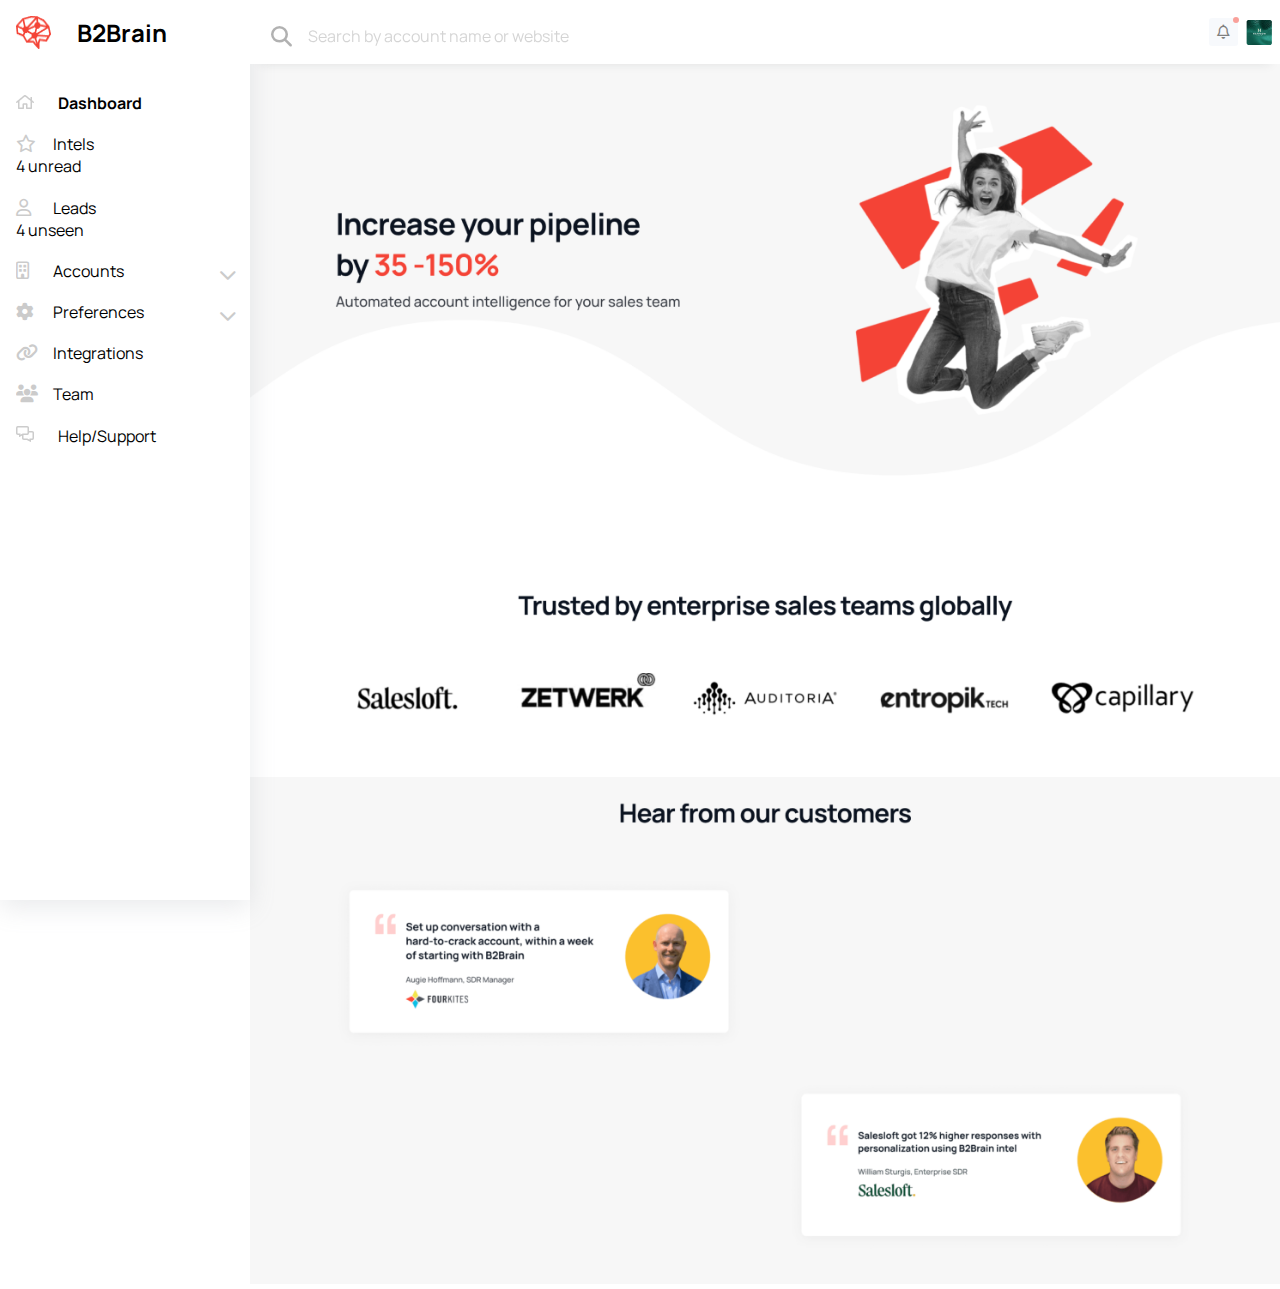
<file: index.html>
<!DOCTYPE html>
<html lang="en">

<head>
  <meta charset="UTF-8" />
  <meta http-equiv="X-UA-Compatible" content="IE=edge" />
  <meta name="viewport" content="width=device-width, initial-scale=1.0" />
  <title>B2Brain Dashboard</title>
  <!--CSS Style Sheet-->
  <link rel="stylesheet" href="./style.css" />
  <link rel="icon" type="image/x-icon" href="./Assests/B2Brain.png">
  <!--Font Awesome CDN Link-->
  <link rel="stylesheet" href="https://cdnjs.cloudflare.com/ajax/libs/font-awesome/6.2.0/css/all.min.css" />
</head>

<body>
  <main class="content">
    <!--Dashboard-->
    <section class="side_container">
      <div class="container">
        <div class="branding">
          <img src="./Assests/B2Brain.png" alt="logo" class="logo" />
          <h1 class="logo_branding">B2Brain</h1>
        </div>
        <div class="container_links">
          <ul id="links">
            <li><img src="./Assests/home.png" alt="home"></i>
              <a href="#" class="active dashboard">Dashboard</a>
            </li>
            <li class="intels_badges"><i class="fa-regular fa-star"></i>
              <a href="#">Intels</a>
              <p>4 unread</p>
            </li>
            <li class="leads_badges"><i class="fa-regular fa-user"></i>
              <a href="#">Leads</a>
              <p>4 unseen</p>
            </li>
            <li><i class="fa-regular fa-building"></i>
              <a href="#" class="account_collapase">Accounts
              <i class="fa-solid fa-chevron-down account_arrow"></i></a>
              <ul class="dropdown account_wrapper">
                <li><a href="#">Manage all</a></li>
                <li><a href="#">Track new accounts</a></li>
                <li><a href="#">Bulk Import</a></li>
              </ul>
            </li>
            <li><i class="fa-solid fa-gear"></i>
              <a href="#" class="preference_collapase">Preferences
              <i class="fa-solid fa-chevron-down preference_arrow"></i></a>
              <ul class="dropdown preference_wrapper">
                <li><a href="#">Product Focus</a></li>
                <li><a href="#">Intel Preferences</a></li>
                <li><a href="#">Lead Person</a></li>
              </ul>
            </li>
            <li><i class="fa-solid fa-link"></i></i>
              <a href="#">Integrations</a>
            </li>
            <li><i class="fa-solid fa-users"></i></i>
              <a href="#">Team</a>
            </li>
            <li><img src="./Assests/comments-alt.png" alt="help"></i>
              <a href="#" class="help">Help/Support</a>
            </li>
          </ul>
        </div>
      </div>
    </section>
    <section class="wrapper">
      <!--SearchBar-->
      <div class="searchbar">
      <div class="searchBar_content">
        <div class="searchbar_left">
          <i class="fa-solid fa-magnifying-glass searchIcon"></i>
          <input type="search" placeholder="Search by account name or website" id="search">
        </div>
        <div class="searchBar_right">
          <i class="fa-regular fa-bell"></i>
          <img src="./Assests/Logo.png" alt="userImg" class="userImg">
        </div>
      </div>
    </div>
      <!-- hero content -->
      <div class="hero_img">
        <img src="./Assests/hero-image.png" alt="heroimg" class="img1">
        <img src="./Assests/hero-image2.png" alt="heroimg2" class="img2">
        <img src="./Assests/hero-image3.png" alt="heroimg3" class="img3">
      </div>
      <div class="user_wrapper">
        <div class="user_container">
         <h1>Similar accounts</h1>
         <div class="user_section">
        </div>
        </div>
        <div class="userOption">
          <h1>Quick Actions</h1>
          <ul>
            <li>Track new account</li>
            <li>Bulk track accounts</li>
            <li>Manage accounts</li>
          </ul>
        </div>
      </div>
    </section>
  </main>
  <!--=============Script File============-->
  <script src="./script.js"></script>
</body>

</html>
</file>
<file: style.css>
@import url("https://fonts.googleapis.com/css2?family=Manrope:wght@400;700&display=swap");

/*===========Basic Styling==========*/

:root {
  --primary: #ffffff;
  --secondary: #000000;
  --header: 4rem;
}
* {
  margin: 0;
  padding: 0;
  box-sizing: border-box;
  list-style: none;
  text-decoration: none;
  outline: none;
  color: var(--secondary);
  font-family: "Manrope", sans-serif;
}
html {
  scroll-behavior: smooth;
}
main {
  display: flex;
}
.account_wrapper,
.preference_wrapper {
  display: none;
}
.hidden {
  display: none !important;
  transition: all;
}
.block {
  display: block;
  transition: all;
}

/* Scrollbar Styling */
::-webkit-scrollbar {
  width: 10px;
}

::-webkit-scrollbar-track {
  background-color: #ebebeb;
  -webkit-border-radius: 10px;
  border-radius: 10px;
}

::-webkit-scrollbar-thumb {
  -webkit-border-radius: 10px;
  border-radius: 10px;
  background: #9f9191;
  opacity: 0.5;
}

input[type="search"]::-webkit-search-decoration,
input[type="search"]::-webkit-search-cancel-button,
input[type="search"]::-webkit-search-results-button,
input[type="search"]::-webkit-search-results-decoration {
  -webkit-appearance: none;
}
/*=============Dashboard==============*/
.side_container {
  background-color: var(--primary);
  position: fixed;
  top: 0%;
  left: 0%;
  z-index: 100;
}
.container {
  width: 250px;
  height: 100vh;
  padding: 1rem;
  box-shadow: rgba(149, 157, 165, 0.2) 0px 8px 24px;
}
.branding {
  display: flex;
}
.logo_branding {
  padding-left: 1.6rem;
  font-size: 1.5rem;
  font-weight: 700;
}
.container_links {
  margin-top: 1.5rem;
  align-items: center;
}
.container_links ul li {
  padding-top: 1.2rem;
  position: relative;
}
.container_links ul li i {
  font-size: 1.1rem;
  width: 1vw;
  opacity: 20%;
}
.container_links ul li a {
  padding-left: 1.3rem;
}
.active {
  font-weight: 700;
}
.dropdown {
  padding-left: 1rem;
  padding-bottom: 1rem;
  position: relative;
  transition: all 4s;
}
.dropdown::before {
  content: "";
  width: 91px;
  height: 1px;
  background-color: #000000;
  opacity: 20%;
  position: absolute;
  left: -38px;
  top: 56px;
  transform: rotate(90deg);
  transition:all 4s;
}
.dropdown .dropdown_menu {
  padding-top: 3rem;
}
.dropdown li {
  line-height: 0.7rem;
}
.dropdown li a {
  font-size: 0.9rem;
  opacity: 60%;
  font-weight: 400;
}
.account_arrow,
.preference_arrow {
  position: absolute;
  right: 2px;
  top: 25px;
  transform: rotate(0deg);
  transition: 0.4s ease-in-out;
}
.dropdown_rotate {
  transform: rotate(180deg);
  transition: 0.4s ease-in-out;
}

/*==============SearchBar Block==============*/

.wrapper {
  display: flex;
  flex-direction: column;
  margin-left: 250px;
}
.searchbar {
  position: fixed;
  top: 0%;
  left: 250px;
  width: calc(100% - 250px);
  z-index: 100;
}
.searchBar_content {
  display: flex;
  width: 100%;
  height: var(--header);
  justify-content: space-between;
  align-items: center;
  padding: 0 0.5rem 0 1.3rem;
  background-color: white;
  box-shadow: rgba(33, 35, 38, 0.1) 0px 10px 10px -10px;
}

.searchbar_left {
  width: 50%;
  height: 80%;
  display: flex;
  justify-content: center;
  align-items: center;
  padding-top: 0.5rem;
}
.searchbar_left input {
  width: 100%;
  height: 100%;
  background: transparent;
  border: none;
}
.searchbar_left input[type="search"] {
  font-family: "Manrope", sans-serif;
  font-size: 1rem;
  opacity: 0.3;
  padding-left: 1rem;
}
.searchbar_left i {
  font-size: 1.3rem;
  opacity: 0.3;
  transition: 2s ease-in-out;
  cursor: pointer;
}
.fa-messages:before {
  content: "\f4b6";
}

.searchBar_right {
  display: flex;
  align-items: center;
}

.searchBar_right i {
  display: flex;
  justify-content: center;
  align-items: center;
  background-color: #eff3f9;
  opacity: 0.5;
  font-size: 0.9rem;
  padding: 0.4rem 0.5rem;
  position: relative;
  border-radius: 3px;
  cursor: pointer;
}
.searchBar_right i::after {
  content: "";
  background-color: #f44336;
  width: 6px;
  height: 6px;
  border-radius: 50%;
  position: absolute;
  top: -7%;
  right: -4%;
}
.userImg {
  padding-left: 0.5rem;
  cursor: pointer;
}
.hero_img {
  width: 100%;
  height: 100vh;
  margin-top: var(--header);
}

.hero_img img {
  max-width: 100%;
  max-height: 100%;
  object-fit: cover;
}

/*======User Data Section =====*/
.user_wrapper {
  margin-top: 6rem;
  padding: 0 3rem;
  display: grid;
  grid-template-columns: 750px 250px;
}
.user_section {
  display: grid;
  grid-template-columns: auto auto;
}
.userOption {
  display: flex;
  flex-direction: column;
  align-items: center;
}
.userProfile {
  display: flex;
  justify-content: space-between;
  align-items: center;
}
.trackBtn {
  margin-right: 2rem;
  background: transparent;
  padding: 0.4rem 1rem;
  border: 1px solid #ff6059;
  color: #ff6059;
  cursor: pointer;
}
.user_container h1,
.userOption h1 {
  font-weight: 700;
  opacity: 50%;
  margin-bottom: 2rem;
}
.userOption ul li {
  padding-bottom: 2rem;
  font-weight: 700;
  font-size: 1rem;
}
.userProfile {
  padding-bottom: 2rem;
}
.user {
  display: flex;
}
.user .userlogo {
  display: flex;
  justify-content: center;
  align-items: center;
  width: 3rem;
  height: 3rem;
  padding: 0%;
  font-size: 1.3rem;
  font-weight: 700;
  color: var(--primary);
}
.user div {
  padding-left: 1rem;
}
.userName {
  font-weight: bold;
  font-size: 1rem;
}
.user_username {
  font-size: 0.9rem;
  opacity: 50%;
}
</file>
